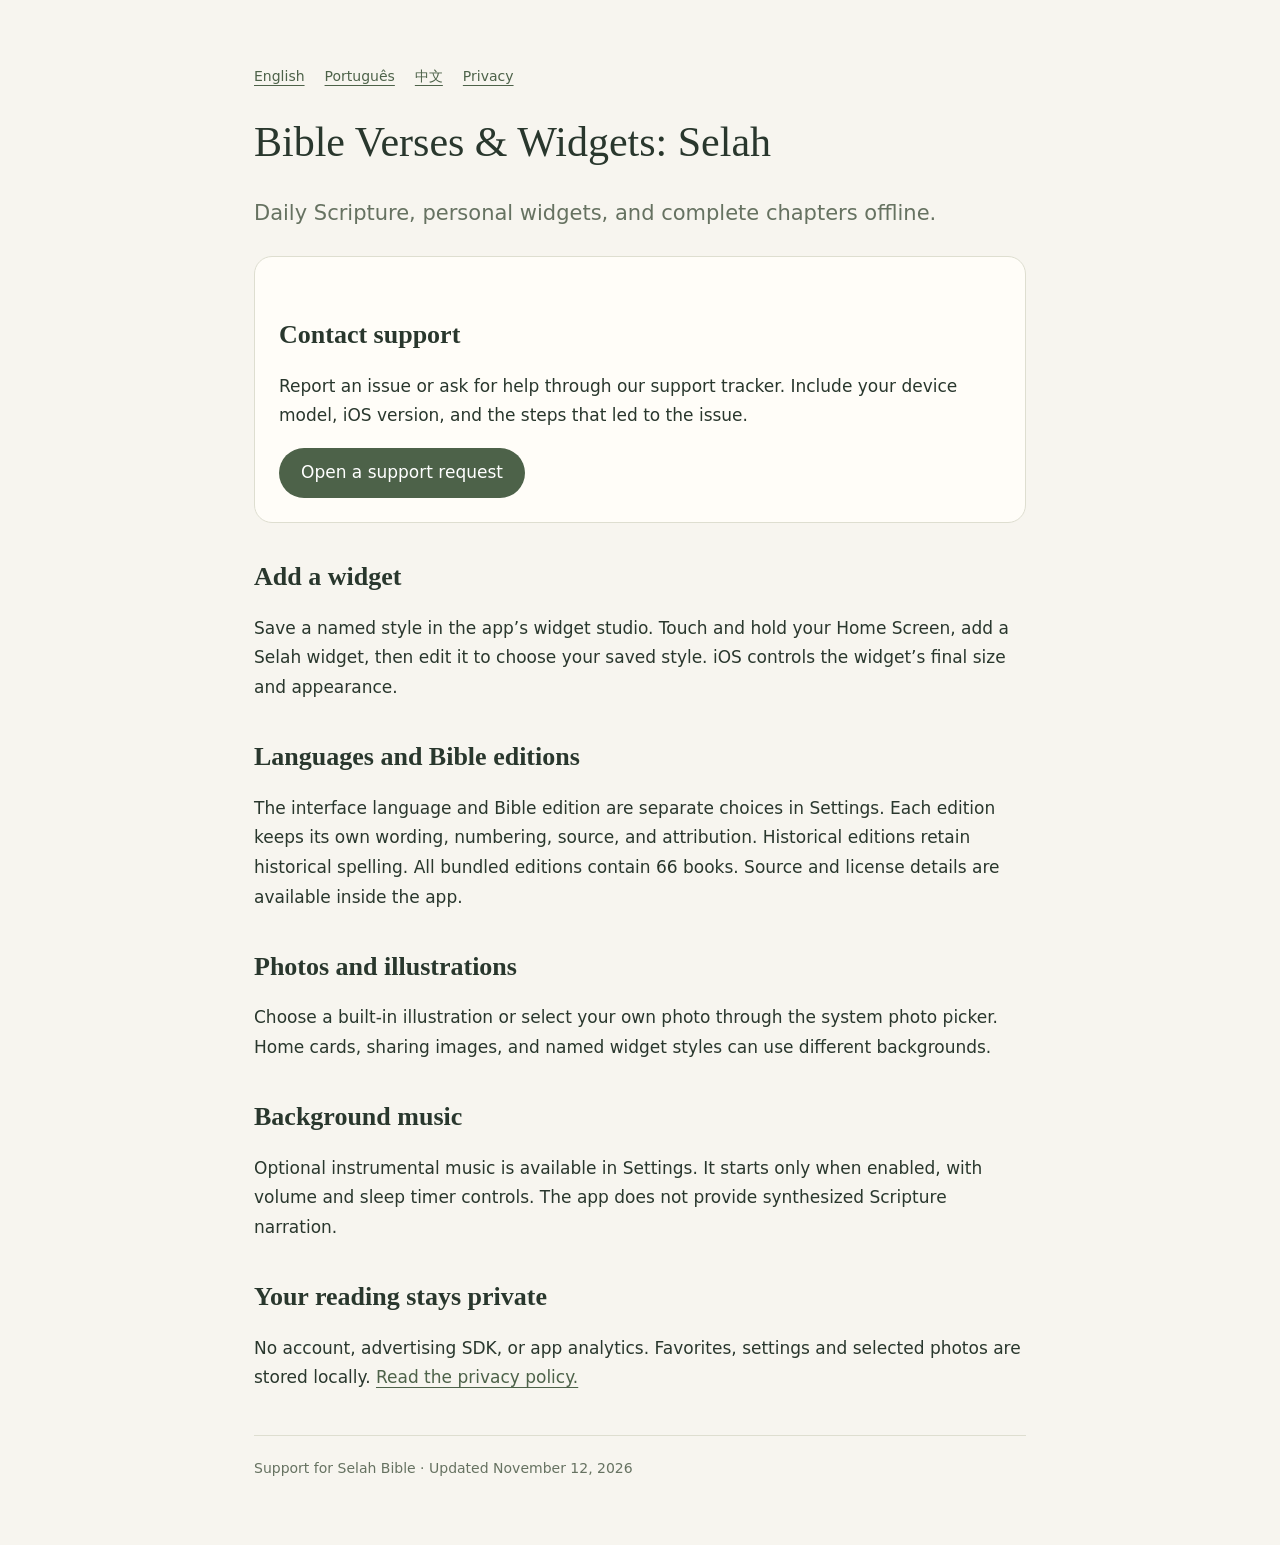
<file: index.html>
<!doctype html><html lang="en"><meta charset="utf-8"><meta name="viewport" content="width=device-width,initial-scale=1"><title>Bible Verses & Widgets: Selah — Support</title><link rel="stylesheet" href="style.css"><main><nav><a href="index.html">English</a><a href="support-pt-BR.html">Português</a><a href="support-zh-Hans.html">中文</a><a href="privacy.html">Privacy</a></nav><h1>Bible Verses & Widgets: Selah</h1><p class="lead">Daily Scripture, personal widgets, and complete chapters offline.</p><section class="card"><h2>Contact support</h2><p>Report an issue or ask for help through our support tracker. Include your device model, iOS version, and the steps that led to the issue.</p><a class="button" href="https://github.com/wanwanyahoo/selah-bible-support/issues/new">Open a support request</a></section><h2>Add a widget</h2><p>Save a named style in the app’s widget studio. Touch and hold your Home Screen, add a Selah widget, then edit it to choose your saved style. iOS controls the widget’s final size and appearance.</p><h2>Languages and Bible editions</h2><p>The interface language and Bible edition are separate choices in Settings. Each edition keeps its own wording, numbering, source, and attribution. Historical editions retain historical spelling. All bundled editions contain 66 books. Source and license details are available inside the app.</p><h2>Photos and illustrations</h2><p>Choose a built-in illustration or select your own photo through the system photo picker. Home cards, sharing images, and named widget styles can use different backgrounds.</p><h2>Background music</h2><p>Optional instrumental music is available in Settings. It starts only when enabled, with volume and sleep timer controls. The app does not provide synthesized Scripture narration.</p><h2>Your reading stays private</h2><p>No account, advertising SDK, or app analytics. Favorites, settings and selected photos are stored locally. <a href="privacy.html">Read the privacy policy.</a></p><footer>Support for Selah Bible · Updated November 12, 2026</footer></main></html>
</file>
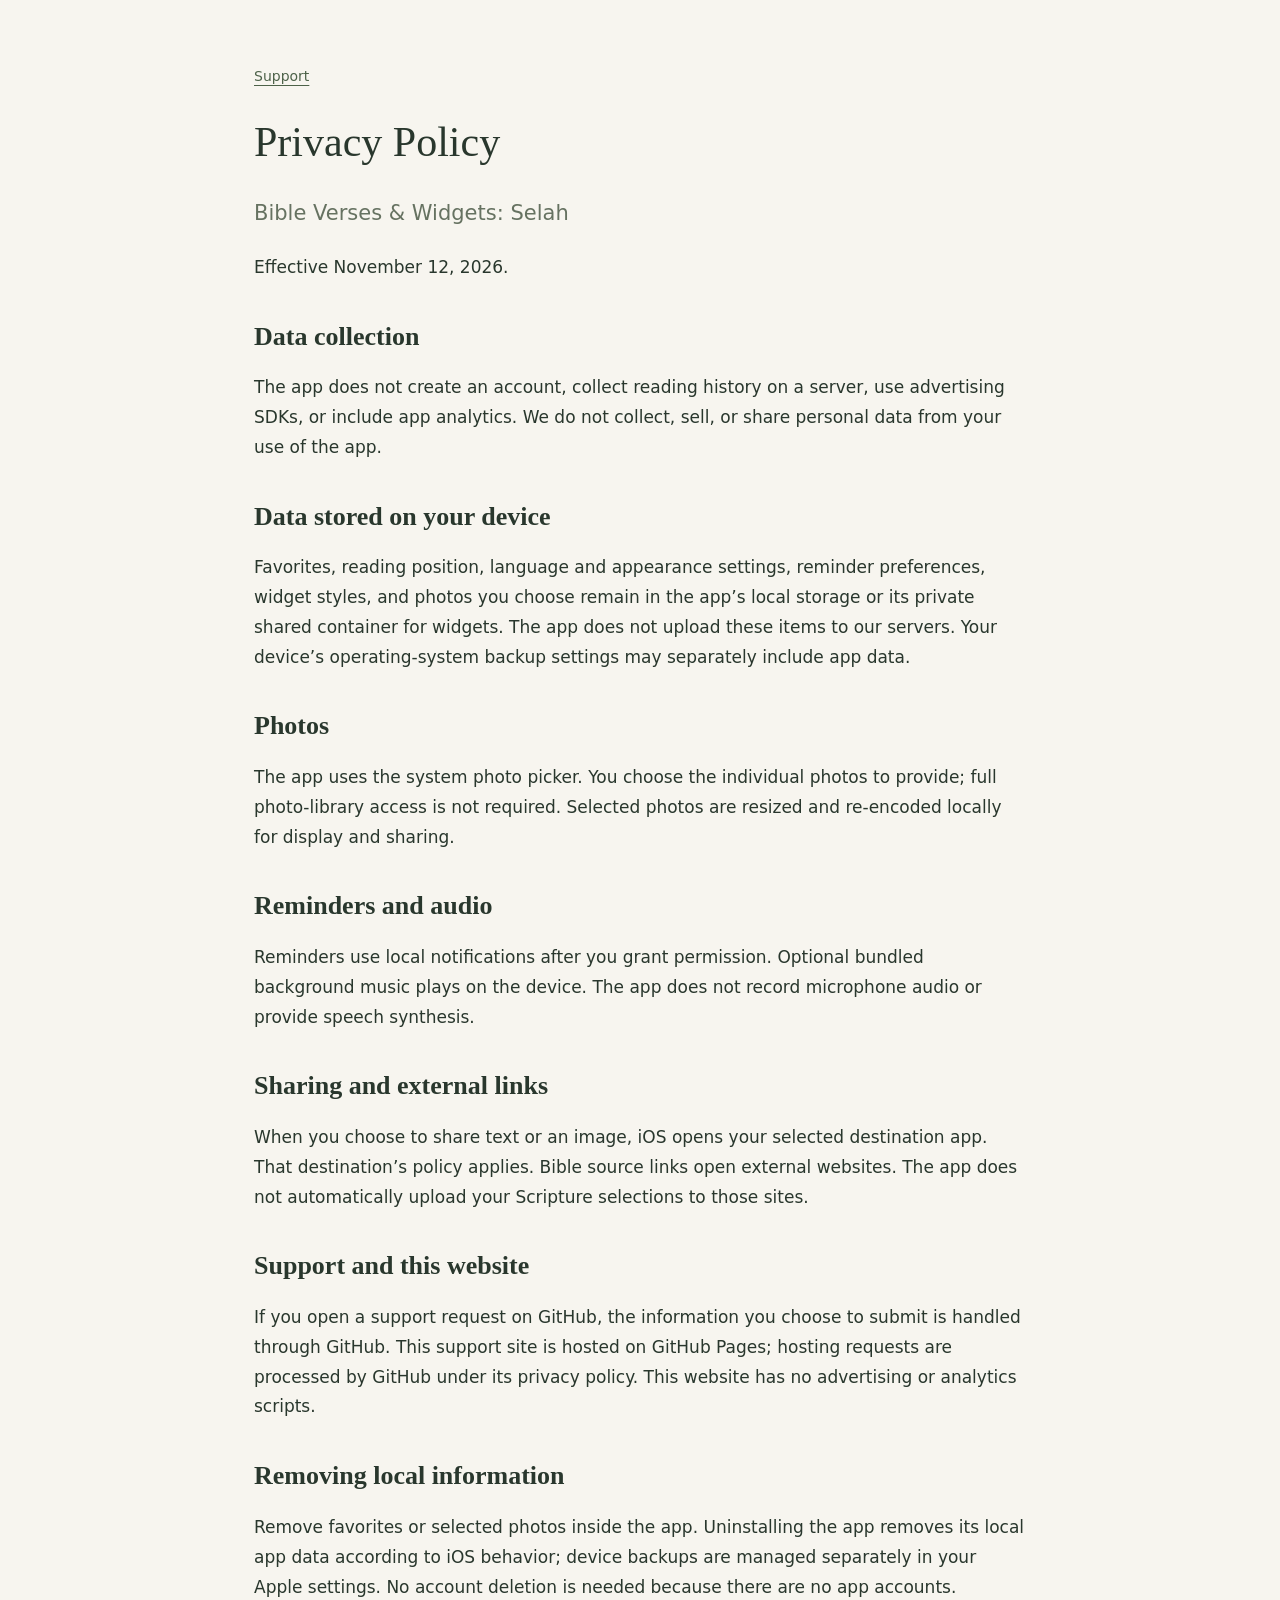
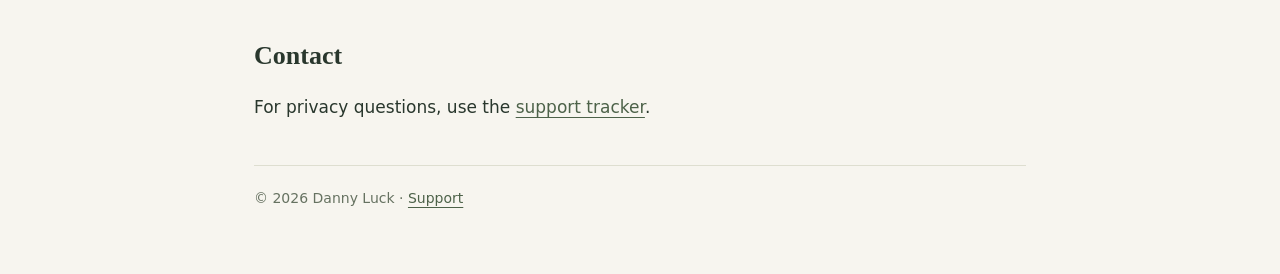
<file: privacy.html>
<!doctype html><html lang="en"><meta charset="utf-8"><meta name="viewport" content="width=device-width,initial-scale=1"><title>Selah Bible — Privacy Policy</title><link rel="stylesheet" href="style.css"><main><nav><a href="index.html">Support</a></nav><h1>Privacy Policy</h1><p class="lead">Bible Verses & Widgets: Selah</p><p>Effective November 12, 2026.</p><h2>Data collection</h2><p>The app does not create an account, collect reading history on a server, use advertising SDKs, or include app analytics. We do not collect, sell, or share personal data from your use of the app.</p><h2>Data stored on your device</h2><p>Favorites, reading position, language and appearance settings, reminder preferences, widget styles, and photos you choose remain in the app’s local storage or its private shared container for widgets. The app does not upload these items to our servers. Your device’s operating-system backup settings may separately include app data.</p><h2>Photos</h2><p>The app uses the system photo picker. You choose the individual photos to provide; full photo-library access is not required. Selected photos are resized and re-encoded locally for display and sharing.</p><h2>Reminders and audio</h2><p>Reminders use local notifications after you grant permission. Optional bundled background music plays on the device. The app does not record microphone audio or provide speech synthesis.</p><h2>Sharing and external links</h2><p>When you choose to share text or an image, iOS opens your selected destination app. That destination’s policy applies. Bible source links open external websites. The app does not automatically upload your Scripture selections to those sites.</p><h2>Support and this website</h2><p>If you open a support request on GitHub, the information you choose to submit is handled through GitHub. This support site is hosted on GitHub Pages; hosting requests are processed by GitHub under its privacy policy. This website has no advertising or analytics scripts.</p><h2>Removing local information</h2><p>Remove favorites or selected photos inside the app. Uninstalling the app removes its local app data according to iOS behavior; device backups are managed separately in your Apple settings. No account deletion is needed because there are no app accounts.</p><h2>Contact</h2><p>For privacy questions, use the <a href="https://github.com/wanwanyahoo/selah-bible-support/issues/new">support tracker</a>.</p><footer>© 2026 Danny Luck · <a href="index.html">Support</a></footer></main></html>
</file>
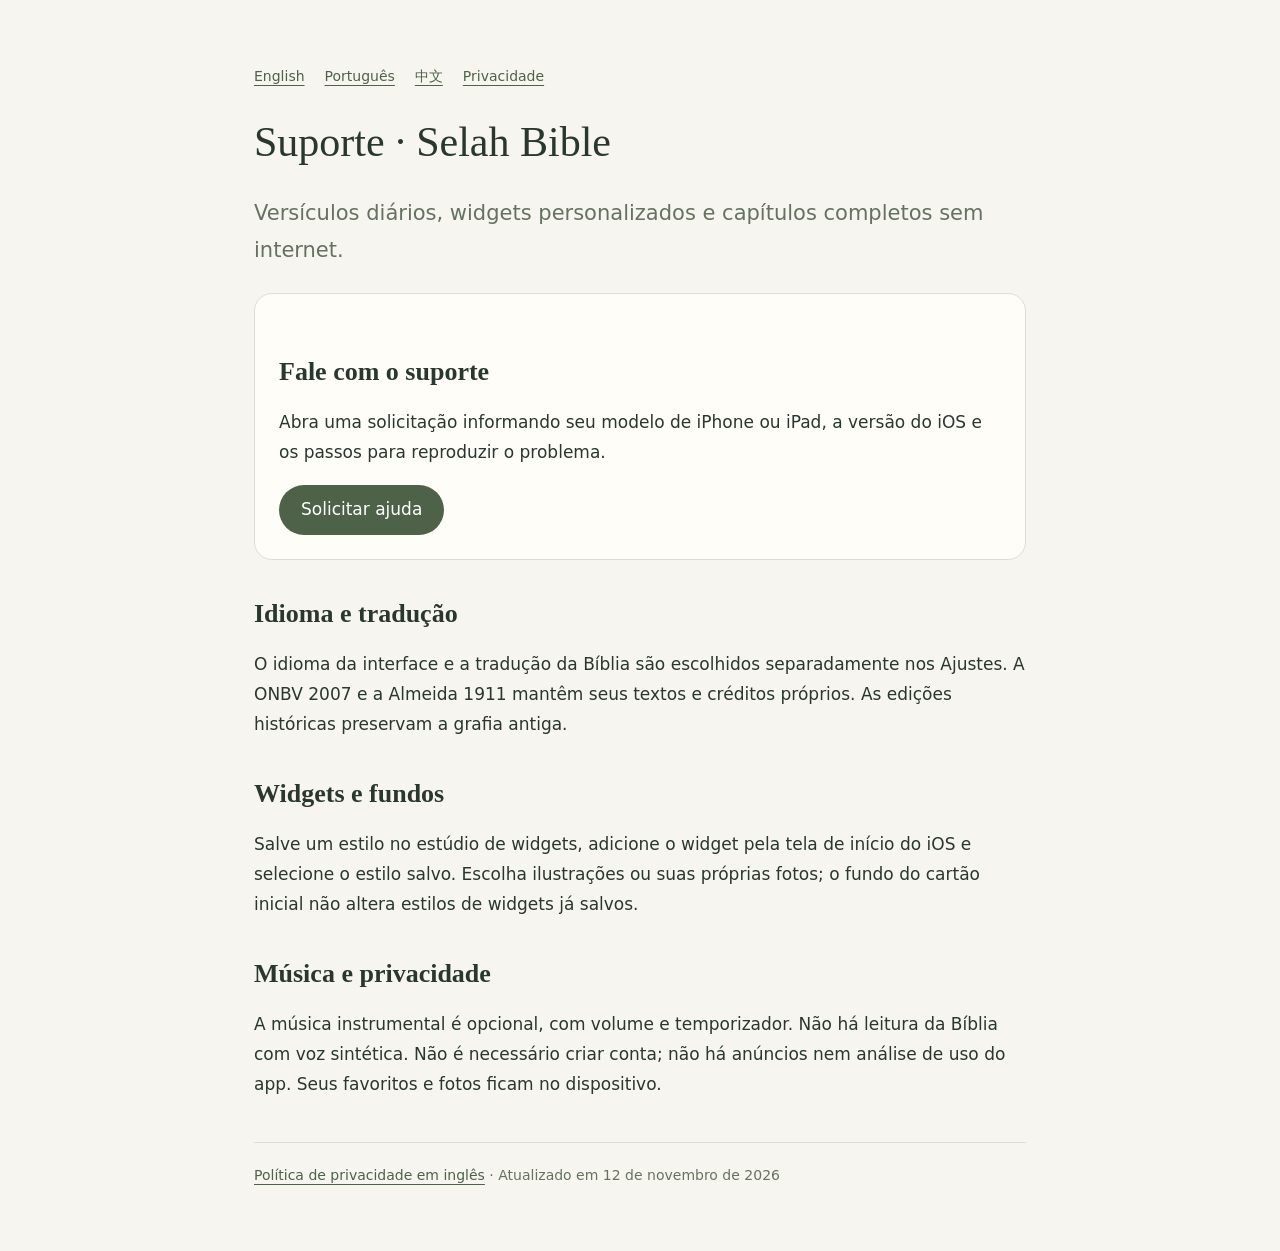
<file: support-pt-BR.html>
<!doctype html><html lang="pt-BR"><meta charset="utf-8"><meta name="viewport" content="width=device-width,initial-scale=1"><title>Selah Bible — Suporte</title><link rel="stylesheet" href="style.css"><main><nav><a href="index.html">English</a><a href="support-pt-BR.html">Português</a><a href="support-zh-Hans.html">中文</a><a href="privacy.html">Privacidade</a></nav><h1>Suporte · Selah Bible</h1><p class="lead">Versículos diários, widgets personalizados e capítulos completos sem internet.</p><div class="card"><h2>Fale com o suporte</h2><p>Abra uma solicitação informando seu modelo de iPhone ou iPad, a versão do iOS e os passos para reproduzir o problema.</p><a class="button" href="https://github.com/wanwanyahoo/selah-bible-support/issues/new">Solicitar ajuda</a></div><h2>Idioma e tradução</h2><p>O idioma da interface e a tradução da Bíblia são escolhidos separadamente nos Ajustes. A ONBV 2007 e a Almeida 1911 mantêm seus textos e créditos próprios. As edições históricas preservam a grafia antiga.</p><h2>Widgets e fundos</h2><p>Salve um estilo no estúdio de widgets, adicione o widget pela tela de início do iOS e selecione o estilo salvo. Escolha ilustrações ou suas próprias fotos; o fundo do cartão inicial não altera estilos de widgets já salvos.</p><h2>Música e privacidade</h2><p>A música instrumental é opcional, com volume e temporizador. Não há leitura da Bíblia com voz sintética. Não é necessário criar conta; não há anúncios nem análise de uso do app. Seus favoritos e fotos ficam no dispositivo.</p><footer><a href="privacy.html">Política de privacidade em inglês</a> · Atualizado em 12 de novembro de 2026</footer></main></html>
</file>
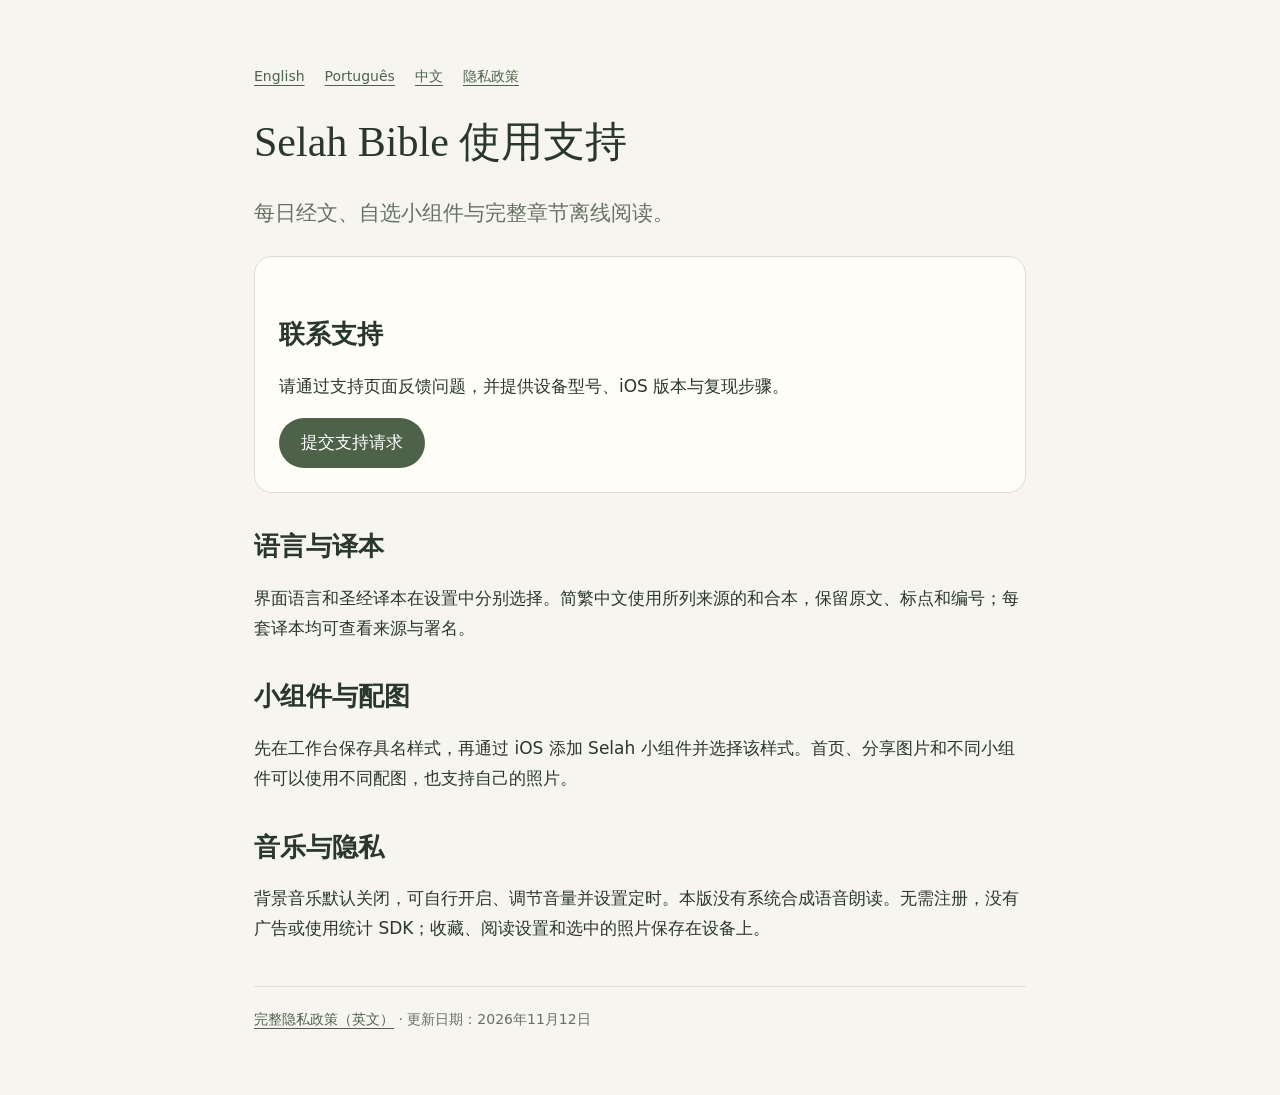
<file: support-zh-Hans.html>
<!doctype html><html lang="zh-Hans"><meta charset="utf-8"><meta name="viewport" content="width=device-width,initial-scale=1"><title>Selah Bible — 支持</title><link rel="stylesheet" href="style.css"><main><nav><a href="index.html">English</a><a href="support-pt-BR.html">Português</a><a href="support-zh-Hans.html">中文</a><a href="privacy.html">隐私政策</a></nav><h1>Selah Bible 使用支持</h1><p class="lead">每日经文、自选小组件与完整章节离线阅读。</p><div class="card"><h2>联系支持</h2><p>请通过支持页面反馈问题，并提供设备型号、iOS 版本与复现步骤。</p><a class="button" href="https://github.com/wanwanyahoo/selah-bible-support/issues/new">提交支持请求</a></div><h2>语言与译本</h2><p>界面语言和圣经译本在设置中分别选择。简繁中文使用所列来源的和合本，保留原文、标点和编号；每套译本均可查看来源与署名。</p><h2>小组件与配图</h2><p>先在工作台保存具名样式，再通过 iOS 添加 Selah 小组件并选择该样式。首页、分享图片和不同小组件可以使用不同配图，也支持自己的照片。</p><h2>音乐与隐私</h2><p>背景音乐默认关闭，可自行开启、调节音量并设置定时。本版没有系统合成语音朗读。无需注册，没有广告或使用统计 SDK；收藏、阅读设置和选中的照片保存在设备上。</p><footer><a href="privacy.html">完整隐私政策（英文）</a> · 更新日期：2026年11月12日</footer></main></html>
</file>
<file: style.css>
:root{color-scheme:light;--ink:#29372d;--muted:#667261;--paper:#f7f5ef;--card:#fffdf8;--line:#deded0;--olive:#4d6249}*{box-sizing:border-box}body{margin:0;background:var(--paper);color:var(--ink);font:17px/1.75 system-ui,-apple-system,sans-serif}main{max-width:820px;margin:64px auto;padding:0 24px}h1,h2{font-family:Georgia,serif;line-height:1.2}h1{font-size:42px;font-weight:500}h2{font-size:26px;margin-top:38px}a{color:var(--olive);text-underline-offset:4px}.lead{font-size:21px;color:var(--muted)}nav{display:flex;gap:20px;flex-wrap:wrap;font-size:14px}.card{padding:24px;border:1px solid var(--line);border-radius:18px;background:var(--card);margin:24px 0}.button{display:inline-block;padding:10px 22px;border-radius:30px;background:var(--olive);color:#fff;text-decoration:none}footer{border-top:1px solid var(--line);margin-top:42px;padding-top:20px;font-size:14px;color:var(--muted)}@media(max-width:600px){main{margin:30px auto}h1{font-size:32px}}
</file>
